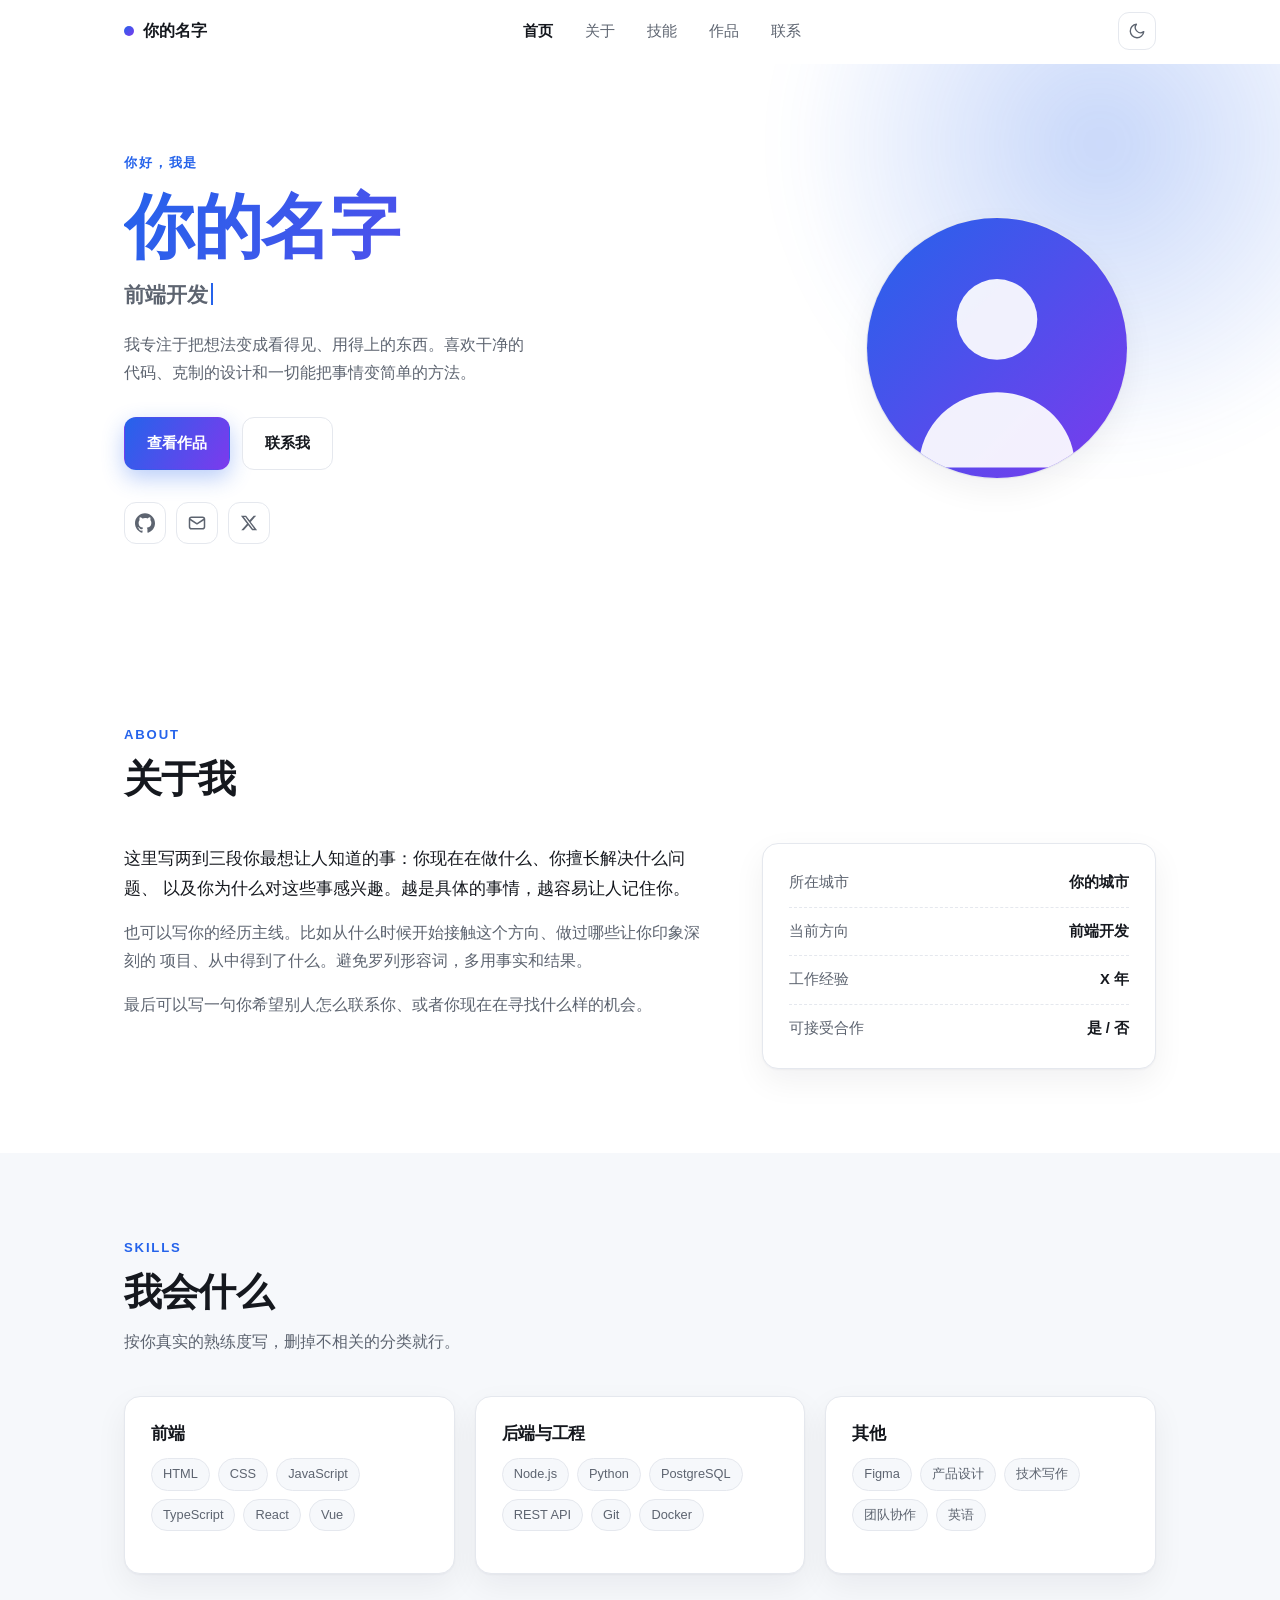
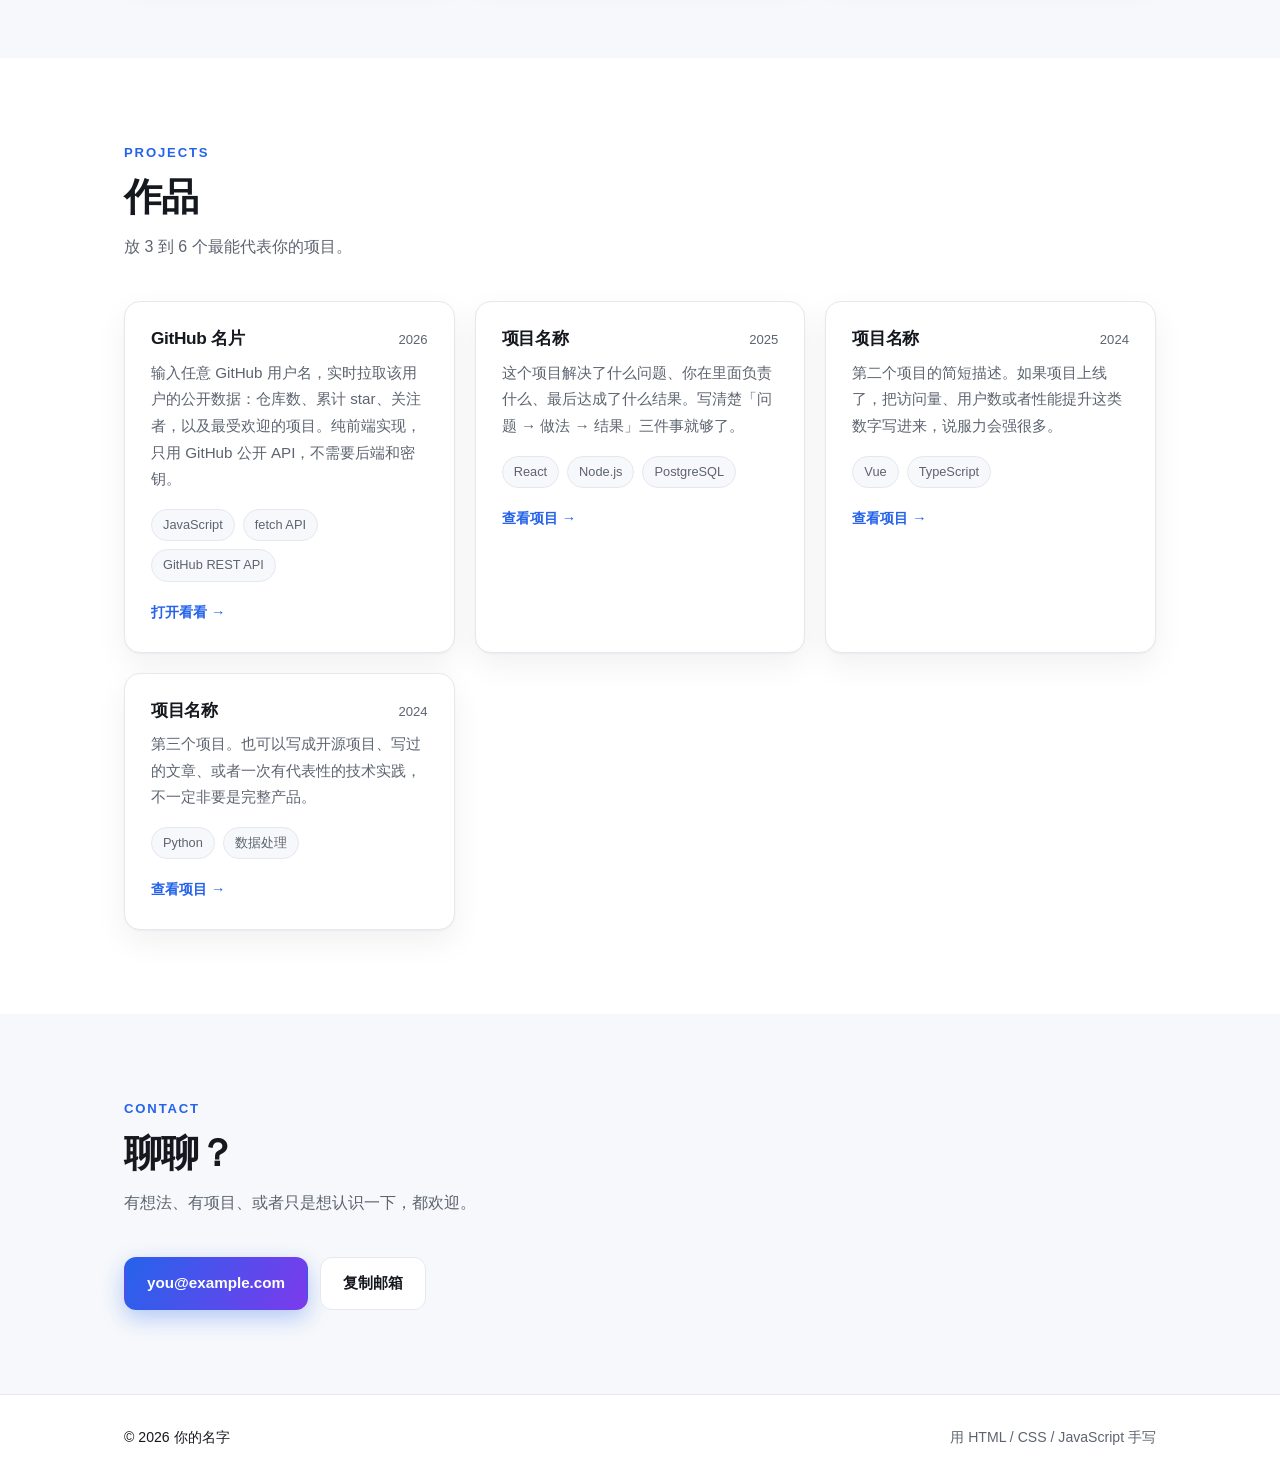
<file: index.html>
<!DOCTYPE html>
<html lang="zh-CN">
<head>
  <meta charset="UTF-8" />
  <meta name="viewport" content="width=device-width, initial-scale=1" />

  <!-- ===== 改这里：浏览器标签页标题 & 搜索引擎描述 ===== -->
  <title>你的名字 | 个人主页</title>
  <meta name="description" content="你的名字的个人主页 —— 一句话介绍你自己。" />

  <link rel="icon" href="data:image/svg+xml,%3Csvg xmlns='http://www.w3.org/2000/svg' viewBox='0 0 100 100'%3E%3Crect width='100' height='100' rx='24' fill='%232563eb'/%3E%3Ctext x='50' y='68' font-size='56' text-anchor='middle' fill='white' font-family='sans-serif'%3EY%3C/text%3E%3C/svg%3E" />

  <link rel="stylesheet" href="styles.css" />

  <!-- 让 CSS 知道 JS 可用；没 JS 时内容直接显示，不会白屏 -->
  <script>document.documentElement.classList.add('js');</script>
</head>

<body>
  <!-- ===================== 顶部导航 ===================== -->
  <header class="site-header" id="site-header">
    <div class="container header-inner">
      <a class="brand" href="#home">
        <span class="brand-dot"></span>
        <span>你的名字</span>
      </a>

      <nav class="nav" id="nav">
        <a href="#home">首页</a>
        <a href="#about">关于</a>
        <a href="#skills">技能</a>
        <a href="#projects">作品</a>
        <a href="#contact">联系</a>
      </nav>

      <div class="header-actions">
        <button class="icon-btn" id="theme-toggle" type="button" aria-label="切换深色 / 浅色主题">
          <svg class="ico-sun" viewBox="0 0 24 24" width="18" height="18" fill="none" stroke="currentColor" stroke-width="1.8" stroke-linecap="round">
            <circle cx="12" cy="12" r="4"></circle>
            <path d="M12 2v2M12 20v2M4.9 4.9l1.4 1.4M17.7 17.7l1.4 1.4M2 12h2M20 12h2M4.9 19.1l1.4-1.4M17.7 6.3l1.4-1.4"></path>
          </svg>
          <svg class="ico-moon" viewBox="0 0 24 24" width="18" height="18" fill="none" stroke="currentColor" stroke-width="1.8" stroke-linecap="round" stroke-linejoin="round">
            <path d="M21 12.8A9 9 0 1 1 11.2 3a7 7 0 0 0 9.8 9.8z"></path>
          </svg>
        </button>

        <button class="icon-btn menu-btn" id="menu-toggle" type="button" aria-label="展开菜单" aria-expanded="false">
          <svg viewBox="0 0 24 24" width="20" height="20" fill="none" stroke="currentColor" stroke-width="1.8" stroke-linecap="round">
            <path d="M4 7h16M4 12h16M4 17h16"></path>
          </svg>
        </button>
      </div>
    </div>
  </header>

  <main>
    <!-- ===================== 首屏 ===================== -->
    <section class="hero" id="home">
      <div class="hero-glow" aria-hidden="true"></div>

      <div class="container hero-inner">
        <div class="hero-text">
          <p class="eyebrow">你好，我是</p>

          <!-- 改成你的名字 -->
          <h1 class="hero-title">你的名字</h1>

          <!-- data-words 用 | 分隔，会轮流打字显示 -->
          <p class="hero-sub">
            <span id="typed" data-words="前端开发|独立开发者|终身学习者">前端开发</span><span class="caret" aria-hidden="true"></span>
          </p>

          <!-- 一句话自我介绍 -->
          <p class="hero-desc">
            我专注于把想法变成看得见、用得上的东西。喜欢干净的代码、克制的设计和一切能把事情变简单的方法。
          </p>

          <div class="hero-actions">
            <a class="btn btn-primary" href="#projects">查看作品</a>
            <a class="btn btn-ghost" href="#contact">联系我</a>
          </div>

          <!-- ===== 社交链接：不需要的直接删掉整行 <li> ===== -->
          <ul class="socials">
            <li>
              <a href="https://github.com/yourname" target="_blank" rel="noopener" aria-label="GitHub" title="GitHub">
                <svg viewBox="0 0 24 24" width="20" height="20" fill="currentColor">
                  <path d="M12 .297c-6.63 0-12 5.373-12 12 0 5.303 3.438 9.8 8.205 11.385.6.113.82-.258.82-.577 0-.285-.01-1.04-.015-2.04-3.338.724-4.042-1.61-4.042-1.61C4.422 18.07 3.633 17.7 3.633 17.7c-1.087-.744.084-.729.084-.729 1.205.084 1.838 1.236 1.838 1.236 1.07 1.835 2.809 1.305 3.495.998.108-.776.417-1.305.76-1.605-2.665-.3-5.466-1.332-5.466-5.93 0-1.31.465-2.38 1.235-3.22-.135-.303-.54-1.523.105-3.176 0 0 1.005-.322 3.3 1.23a11.5 11.5 0 0 1 3-.405c1.02.006 2.04.138 3 .405 2.28-1.552 3.285-1.23 3.285-1.23.645 1.653.24 2.873.12 3.176.765.84 1.23 1.91 1.23 3.22 0 4.61-2.805 5.625-5.475 5.92.42.36.81 1.096.81 2.22 0 1.606-.015 2.896-.015 3.286 0 .315.21.69.825.57C20.565 22.092 24 17.592 24 12.297c0-6.627-5.373-12-12-12"/>
                </svg>
              </a>
            </li>
            <li>
              <a href="mailto:you@example.com" aria-label="邮箱" title="邮箱">
                <svg viewBox="0 0 24 24" width="20" height="20" fill="none" stroke="currentColor" stroke-width="1.8" stroke-linecap="round" stroke-linejoin="round">
                  <rect x="3" y="5" width="18" height="14" rx="2.5"></rect>
                  <path d="M3.5 7.5 12 13l8.5-5.5"></path>
                </svg>
              </a>
            </li>
            <li>
              <a href="https://x.com/yourname" target="_blank" rel="noopener" aria-label="X" title="X">
                <svg viewBox="0 0 24 24" width="18" height="18" fill="currentColor">
                  <path d="M18.244 2.25h3.308l-7.227 8.26 8.502 11.24H16.17l-5.214-6.817L4.99 21.75H1.68l7.73-8.835L1.254 2.25H8.08l4.713 6.231 5.45-6.231zm-1.161 17.52h1.833L7.084 4.126H5.117l11.966 15.644z"/>
                </svg>
              </a>
            </li>
          </ul>
        </div>

        <!-- 想换成真人照片：把 src 改成 avatar.jpg 即可 -->
        <div class="hero-media">
          <img
            class="avatar"
            alt="头像"
            src="data:image/svg+xml,%3Csvg xmlns='http://www.w3.org/2000/svg' viewBox='0 0 200 200'%3E%3Cdefs%3E%3ClinearGradient id='g' x1='0' y1='0' x2='1' y2='1'%3E%3Cstop offset='0' stop-color='%232563eb'/%3E%3Cstop offset='1' stop-color='%237c3aed'/%3E%3C/linearGradient%3E%3C/defs%3E%3Crect width='200' height='200' fill='url(%23g)'/%3E%3Ccircle cx='100' cy='78' r='31' fill='white' fill-opacity='.92'/%3E%3Cpath d='M40 192c0-33 27-58 60-58s60 25 60 58z' fill='white' fill-opacity='.92'/%3E%3C/svg%3E"
          />
        </div>
      </div>
    </section>

    <!-- ===================== 关于我 ===================== -->
    <section class="section" id="about">
      <div class="container">
        <header class="section-head reveal">
          <p class="eyebrow">About</p>
          <h2>关于我</h2>
        </header>

        <div class="about-grid">
          <div class="about-body reveal">
            <p>
              这里写两到三段你最想让人知道的事：你现在在做什么、你擅长解决什么问题、
              以及你为什么对这些事感兴趣。越是具体的事情，越容易让人记住你。
            </p>
            <p>
              也可以写你的经历主线。比如从什么时候开始接触这个方向、做过哪些让你印象深刻的
              项目、从中得到了什么。避免罗列形容词，多用事实和结果。
            </p>
            <p>
              最后可以写一句你希望别人怎么联系你、或者你现在在寻找什么样的机会。
            </p>
          </div>

          <dl class="facts reveal">
            <div><dt>所在城市</dt><dd>你的城市</dd></div>
            <div><dt>当前方向</dt><dd>前端开发</dd></div>
            <div><dt>工作经验</dt><dd>X 年</dd></div>
            <div><dt>可接受合作</dt><dd>是 / 否</dd></div>
          </dl>
        </div>
      </div>
    </section>

    <!-- ===================== 技能 ===================== -->
    <section class="section section-alt" id="skills">
      <div class="container">
        <header class="section-head reveal">
          <p class="eyebrow">Skills</p>
          <h2>我会什么</h2>
          <p class="lead">按你真实的熟练度写，删掉不相关的分类就行。</p>
        </header>

        <div class="cards">
          <article class="card reveal">
            <h3>前端</h3>
            <ul class="chips">
              <li>HTML</li><li>CSS</li><li>JavaScript</li><li>TypeScript</li><li>React</li><li>Vue</li>
            </ul>
          </article>

          <article class="card reveal">
            <h3>后端与工程</h3>
            <ul class="chips">
              <li>Node.js</li><li>Python</li><li>PostgreSQL</li><li>REST API</li><li>Git</li><li>Docker</li>
            </ul>
          </article>

          <article class="card reveal">
            <h3>其他</h3>
            <ul class="chips">
              <li>Figma</li><li>产品设计</li><li>技术写作</li><li>团队协作</li><li>英语</li>
            </ul>
          </article>
        </div>
      </div>
    </section>

    <!-- ===================== 作品 ===================== -->
    <section class="section" id="projects">
      <div class="container">
        <header class="section-head reveal">
          <p class="eyebrow">Projects</p>
          <h2>作品</h2>
          <p class="lead">放 3 到 6 个最能代表你的项目。</p>
        </header>

        <div class="cards">
          <!-- 这是真做出来的项目，不是占位内容 -->
          <article class="card project reveal">
            <div class="project-top">
              <h3>GitHub 名片</h3>
              <span class="year">2026</span>
            </div>
            <p>输入任意 GitHub 用户名，实时拉取该用户的公开数据：仓库数、累计 star、关注者，以及最受欢迎的项目。纯前端实现，只用 GitHub 公开 API，不需要后端和密钥。</p>
            <ul class="chips">
              <li>JavaScript</li><li>fetch API</li><li>GitHub REST API</li>
            </ul>
            <a class="card-link" href="github-card/">打开看看 →</a>
          </article>

          <article class="card project reveal">
            <div class="project-top">
              <h3>项目名称</h3>
              <span class="year">2025</span>
            </div>
            <p>这个项目解决了什么问题、你在里面负责什么、最后达成了什么结果。写清楚「问题 → 做法 → 结果」三件事就够了。</p>
            <ul class="chips">
              <li>React</li><li>Node.js</li><li>PostgreSQL</li>
            </ul>
            <a class="card-link" href="#" target="_blank" rel="noopener">查看项目 →</a>
          </article>

          <article class="card project reveal">
            <div class="project-top">
              <h3>项目名称</h3>
              <span class="year">2024</span>
            </div>
            <p>第二个项目的简短描述。如果项目上线了，把访问量、用户数或者性能提升这类数字写进来，说服力会强很多。</p>
            <ul class="chips">
              <li>Vue</li><li>TypeScript</li>
            </ul>
            <a class="card-link" href="#" target="_blank" rel="noopener">查看项目 →</a>
          </article>

          <article class="card project reveal">
            <div class="project-top">
              <h3>项目名称</h3>
              <span class="year">2024</span>
            </div>
            <p>第三个项目。也可以写成开源项目、写过的文章、或者一次有代表性的技术实践，不一定非要是完整产品。</p>
            <ul class="chips">
              <li>Python</li><li>数据处理</li>
            </ul>
            <a class="card-link" href="#" target="_blank" rel="noopener">查看项目 →</a>
          </article>
        </div>
      </div>
    </section>

    <!-- ===================== 联系 ===================== -->
    <section class="section section-alt" id="contact">
      <div class="container">
        <header class="section-head reveal">
          <p class="eyebrow">Contact</p>
          <h2>聊聊？</h2>
          <p class="lead">有想法、有项目、或者只是想认识一下，都欢迎。</p>
        </header>

        <div class="contact-actions reveal">
          <a class="btn btn-primary" href="mailto:you@example.com">you@example.com</a>
          <button class="btn btn-ghost" id="copy-email" type="button" data-email="you@example.com">复制邮箱</button>
        </div>
      </div>
    </section>
  </main>

  <!-- ===================== 页脚 ===================== -->
  <footer class="site-footer">
    <div class="container footer-inner">
      <p>© <span id="year"></span> 你的名字</p>
      <p class="muted">用 HTML / CSS / JavaScript 手写</p>
    </div>
  </footer>

  <script src="script.js"></script>
</body>
</html>
</file>
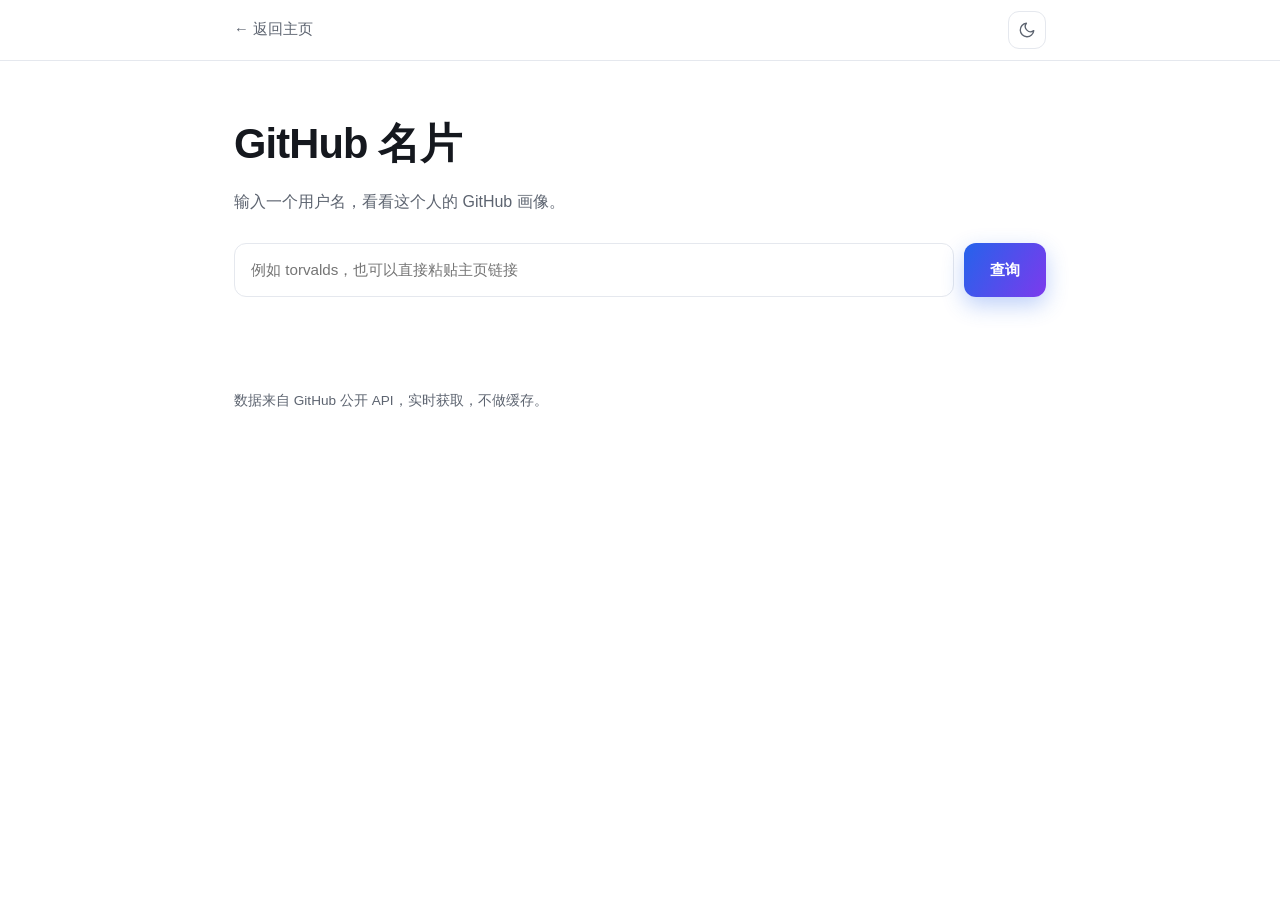
<file: github-card/index.html>
<!DOCTYPE html>
<html lang="zh-CN">
<head>
  <meta charset="UTF-8" />
  <meta name="viewport" content="width=device-width, initial-scale=1" />
  <title>GitHub 名片</title>
  <meta name="description" content="输入 GitHub 用户名，查看这个人的 GitHub 画像。" />
  <link rel="icon" href="data:image/svg+xml,%3Csvg xmlns='http://www.w3.org/2000/svg' viewBox='0 0 100 100'%3E%3Crect width='100' height='100' rx='24' fill='%232563eb'/%3E%3Ctext x='50' y='70' font-size='58' text-anchor='middle' fill='white' font-family='sans-serif'%3EG%3C/text%3E%3C/svg%3E" />
  <link rel="stylesheet" href="style.css" />
  <script>document.documentElement.classList.add('js');</script>
</head>

<body>
  <header class="topbar">
    <div class="wrap topbar-inner">
      <a class="back" href="../">← 返回主页</a>
      <button class="icon-btn" id="theme-toggle" type="button" aria-label="切换深色 / 浅色主题">
        <svg class="ico-sun" viewBox="0 0 24 24" width="18" height="18" fill="none" stroke="currentColor" stroke-width="1.8" stroke-linecap="round">
          <circle cx="12" cy="12" r="4"></circle>
          <path d="M12 2v2M12 20v2M4.9 4.9l1.4 1.4M17.7 17.7l1.4 1.4M2 12h2M20 12h2M4.9 19.1l1.4-1.4M17.7 6.3l1.4-1.4"></path>
        </svg>
        <svg class="ico-moon" viewBox="0 0 24 24" width="18" height="18" fill="none" stroke="currentColor" stroke-width="1.8" stroke-linecap="round" stroke-linejoin="round">
          <path d="M21 12.8A9 9 0 1 1 11.2 3a7 7 0 0 0 9.8 9.8z"></path>
        </svg>
      </button>
    </div>
  </header>

  <main class="wrap">
    <h1 class="title">GitHub 名片</h1>
    <p class="subtitle">输入一个用户名，看看这个人的 GitHub 画像。</p>

    <!-- 表单：回车或点按钮都能提交 -->
    <form class="search" id="search-form" autocomplete="off">
      <input
        id="username"
        type="text"
        placeholder="例如 torvalds，也可以直接粘贴主页链接"
        aria-label="GitHub 用户名"
      />
      <button type="submit" class="btn">查询</button>
    </form>

    <!-- 加载中 / 报错信息都显示在这里 -->
    <div id="status" class="status" role="status" aria-live="polite"></div>

    <!-- 结果卡片：查到数据前是隐藏的 -->
    <section id="card" class="card" hidden>
      <div class="profile">
        <img id="avatar" class="avatar" alt="" />

        <div class="profile-main">
          <h2 id="name" class="name"></h2>
          <a id="login" class="login" target="_blank" rel="noopener"></a>
          <p id="bio" class="bio"></p>
          <ul id="meta" class="meta"></ul>
        </div>
      </div>

      <dl class="stats">
        <div><dt>公开仓库</dt><dd id="stat-repos">-</dd></div>
        <div><dt>获得 star</dt><dd id="stat-stars">-</dd></div>
        <div><dt>关注者</dt><dd id="stat-followers">-</dd></div>
        <div><dt>关注中</dt><dd id="stat-following">-</dd></div>
      </dl>

      <p id="stars-note" class="note" hidden></p>

      <h3 class="section-title">最受欢迎的项目</h3>
      <div id="repos" class="repos"></div>
    </section>
  </main>

  <footer class="wrap footer">
    <p class="muted">数据来自 GitHub 公开 API，实时获取，不做缓存。</p>
  </footer>

  <script src="app.js"></script>
</body>
</html>
</file>
<file: styles.css>
/* ============================================================
   主题变量 —— 想换配色，改这里的颜色值就行
   ============================================================ */
:root {
  --bg:        #ffffff;
  --bg-alt:    #f6f8fb;
  --surface:   #ffffff;
  --text:      #15181e;
  --muted:     #5d6470;
  --border:    #e5e8ee;
  --accent:    #2563eb;
  --accent-2:  #7c3aed;
  --shadow:    0 1px 2px rgba(16, 24, 40, .04), 0 12px 32px rgba(16, 24, 40, .06);
  --radius:    16px;
  --header-h:  64px;
}

html[data-theme="dark"] {
  --bg:        #0c1016;
  --bg-alt:    #111721;
  --surface:   #151c27;
  --text:      #e7edf5;
  --muted:     #98a2b3;
  --border:    #232c3a;
  --accent:    #6ea8fe;
  --accent-2:  #b18cff;
  --shadow:    0 1px 2px rgba(0, 0, 0, .3), 0 14px 36px rgba(0, 0, 0, .35);
}

/* ============================================================
   基础
   ============================================================ */
*, *::before, *::after { box-sizing: border-box; }

html {
  scroll-behavior: smooth;
  -webkit-text-size-adjust: 100%;
}

body {
  margin: 0;
  background: var(--bg);
  color: var(--text);
  font-family: -apple-system, BlinkMacSystemFont, "Segoe UI", "PingFang SC",
               "Hiragino Sans GB", "Microsoft YaHei", "Noto Sans SC", sans-serif;
  font-size: 16px;
  line-height: 1.75;
  -webkit-font-smoothing: antialiased;
  transition: background .3s ease, color .3s ease;
}

img { max-width: 100%; display: block; }
a { color: inherit; text-decoration: none; }

h1, h2, h3 { line-height: 1.25; margin: 0; letter-spacing: -.02em; }

.container {
  width: 100%;
  max-width: 1080px;
  margin: 0 auto;
  padding: 0 24px;
}

.muted { color: var(--muted); }

.eyebrow {
  margin: 0 0 8px;
  font-size: .82rem;
  font-weight: 600;
  letter-spacing: .14em;
  text-transform: uppercase;
  color: var(--accent);
}

/* ============================================================
   顶部导航
   ============================================================ */
.site-header {
  position: sticky;
  top: 0;
  z-index: 50;
  height: var(--header-h);
  display: flex;
  align-items: center;
  backdrop-filter: saturate(180%) blur(12px);
  background: color-mix(in srgb, var(--bg) 78%, transparent);
  border-bottom: 1px solid transparent;
  transition: border-color .3s ease, background .3s ease;
}

.site-header.scrolled { border-bottom-color: var(--border); }

.header-inner {
  display: flex;
  align-items: center;
  justify-content: space-between;
  gap: 16px;
}

.brand {
  display: inline-flex;
  align-items: center;
  gap: 9px;
  font-weight: 700;
  letter-spacing: -.01em;
}

.brand-dot {
  width: 10px;
  height: 10px;
  border-radius: 50%;
  background: linear-gradient(135deg, var(--accent), var(--accent-2));
}

.nav {
  display: flex;
  gap: 4px;
}

.nav a {
  position: relative;
  padding: 8px 14px;
  border-radius: 10px;
  font-size: .94rem;
  color: var(--muted);
  transition: color .2s ease, background .2s ease;
}

.nav a:hover { color: var(--text); background: var(--bg-alt); }
.nav a.active { color: var(--text); font-weight: 600; }

.header-actions { display: flex; gap: 8px; }

.icon-btn {
  display: inline-flex;
  align-items: center;
  justify-content: center;
  width: 38px;
  height: 38px;
  padding: 0;
  border: 1px solid var(--border);
  border-radius: 11px;
  background: var(--surface);
  color: var(--muted);
  cursor: pointer;
  transition: color .2s ease, border-color .2s ease, transform .2s ease;
}

.icon-btn:hover { color: var(--text); border-color: color-mix(in srgb, var(--accent) 45%, var(--border)); }
.icon-btn:active { transform: scale(.94); }

/* 主题按钮：浅色显示月亮（点了变深色），深色显示太阳 */
.ico-sun { display: none; }
html[data-theme="dark"] .ico-sun { display: block; }
html[data-theme="dark"] .ico-moon { display: none; }

.menu-btn { display: none; }

/* ============================================================
   首屏
   ============================================================ */
.hero {
  position: relative;
  overflow: hidden;
  padding: 88px 0 96px;
  scroll-margin-top: var(--header-h);
}

.hero-glow {
  position: absolute;
  top: -280px;
  right: -180px;
  width: 720px;
  height: 720px;
  border-radius: 50%;
  background: radial-gradient(circle at center,
              color-mix(in srgb, var(--accent) 26%, transparent) 0%,
              transparent 62%);
  filter: blur(24px);
  pointer-events: none;
}

.hero-inner {
  position: relative;
  display: grid;
  grid-template-columns: 1.35fr .65fr;
  align-items: center;
  gap: 56px;
}

.hero-title {
  margin: 0 0 6px;
  font-size: clamp(2.6rem, 6.2vw, 4.4rem);
  font-weight: 800;
  background: linear-gradient(120deg, var(--accent), var(--accent-2));
  -webkit-background-clip: text;
  background-clip: text;
  color: transparent;
}

.hero-sub {
  margin: 0 0 18px;
  font-size: clamp(1.05rem, 2vw, 1.3rem);
  font-weight: 600;
  color: var(--muted);
  min-height: 1.6em;
}

.caret {
  display: inline-block;
  width: 2px;
  height: 1.05em;
  margin-left: 3px;
  vertical-align: -.14em;
  background: var(--accent);
  animation: blink 1s steps(2, start) infinite;
}

@keyframes blink { to { opacity: 0; } }

.hero-desc {
  max-width: 46ch;
  margin: 0 0 30px;
  color: var(--muted);
}

.hero-actions { display: flex; flex-wrap: wrap; gap: 12px; margin-bottom: 32px; }

/* 按钮 */
.btn {
  display: inline-flex;
  align-items: center;
  justify-content: center;
  gap: 8px;
  padding: 12px 22px;
  border: 1px solid transparent;
  border-radius: 12px;
  font: inherit;
  font-size: .95rem;
  font-weight: 600;
  cursor: pointer;
  transition: transform .18s ease, box-shadow .22s ease, background .22s ease, border-color .22s ease;
}

.btn-primary {
  background: linear-gradient(120deg, var(--accent), var(--accent-2));
  color: #fff;
  box-shadow: 0 8px 22px color-mix(in srgb, var(--accent) 32%, transparent);
}

.btn-primary:hover { transform: translateY(-2px); box-shadow: 0 12px 28px color-mix(in srgb, var(--accent) 40%, transparent); }

.btn-ghost {
  background: var(--surface);
  border-color: var(--border);
  color: var(--text);
}

.btn-ghost:hover { transform: translateY(-2px); border-color: color-mix(in srgb, var(--accent) 45%, var(--border)); }

/* 社交图标 */
.socials {
  display: flex;
  gap: 10px;
  padding: 0;
  margin: 0;
  list-style: none;
}

.socials a {
  display: inline-flex;
  align-items: center;
  justify-content: center;
  width: 42px;
  height: 42px;
  border: 1px solid var(--border);
  border-radius: 12px;
  color: var(--muted);
  background: var(--surface);
  transition: color .2s ease, transform .2s ease, border-color .2s ease, box-shadow .2s ease;
}

.socials a:hover {
  color: var(--accent);
  transform: translateY(-3px);
  border-color: color-mix(in srgb, var(--accent) 45%, var(--border));
  box-shadow: var(--shadow);
}

/* 头像 */
.hero-media { display: flex; justify-content: center; }

.avatar {
  width: min(260px, 62vw);
  aspect-ratio: 1;
  object-fit: cover;
  border-radius: 50%;
  box-shadow: 0 0 0 1px var(--border), var(--shadow);
}

/* ============================================================
   通用区块
   ============================================================ */
.section {
  padding: 84px 0;
  scroll-margin-top: var(--header-h);
}

.section-alt { background: var(--bg-alt); }

.section-head { margin-bottom: 40px; }
.section-head h2 { font-size: clamp(1.7rem, 3.6vw, 2.4rem); font-weight: 800; }
.section-head .lead { margin: 12px 0 0; color: var(--muted); max-width: 56ch; }

/* 关于我 */
.about-grid {
  display: grid;
  grid-template-columns: 1.5fr 1fr;
  gap: 48px;
  align-items: start;
}

.about-body p { margin: 0 0 16px; color: var(--muted); }
.about-body p:first-child { color: var(--text); font-size: 1.08rem; }

.facts {
  margin: 0;
  padding: 26px;
  border: 1px solid var(--border);
  border-radius: var(--radius);
  background: var(--surface);
  box-shadow: var(--shadow);
}

.facts > div {
  display: flex;
  justify-content: space-between;
  gap: 16px;
  padding: 11px 0;
  border-bottom: 1px dashed var(--border);
}

.facts > div:last-child { border-bottom: 0; padding-bottom: 0; }
.facts > div:first-child { padding-top: 0; }

.facts dt { color: var(--muted); font-size: .92rem; }
.facts dd { margin: 0; font-weight: 600; font-size: .92rem; }

/* 卡片网格 */
.cards {
  display: grid;
  grid-template-columns: repeat(auto-fit, minmax(260px, 1fr));
  gap: 20px;
}

.card {
  padding: 26px;
  border: 1px solid var(--border);
  border-radius: var(--radius);
  background: var(--surface);
  box-shadow: var(--shadow);
  transition: transform .25s ease, border-color .25s ease;
}

.card:hover { transform: translateY(-4px); border-color: color-mix(in srgb, var(--accent) 38%, var(--border)); }
.card h3 { font-size: 1.08rem; margin-bottom: 14px; }
.card p { margin: 0 0 16px; color: var(--muted); font-size: .95rem; }

.project-top {
  display: flex;
  align-items: baseline;
  justify-content: space-between;
  gap: 12px;
}

.project-top h3 { margin-bottom: 10px; }
.year { color: var(--muted); font-size: .82rem; font-variant-numeric: tabular-nums; }

.chips {
  display: flex;
  flex-wrap: wrap;
  gap: 8px;
  padding: 0;
  margin: 0 0 16px;
  list-style: none;
}

.chips li {
  padding: 4px 11px;
  border: 1px solid var(--border);
  border-radius: 999px;
  background: var(--bg-alt);
  font-size: .8rem;
  color: var(--muted);
}

.card-link {
  font-size: .9rem;
  font-weight: 600;
  color: var(--accent);
}

.card-link:hover { text-decoration: underline; }

/* 联系 */
.contact-actions { display: flex; flex-wrap: wrap; gap: 12px; }

/* ============================================================
   页脚
   ============================================================ */
.site-footer {
  border-top: 1px solid var(--border);
  padding: 30px 0;
}

.footer-inner {
  display: flex;
  align-items: center;
  justify-content: space-between;
  gap: 12px;
  flex-wrap: wrap;
  font-size: .88rem;
}

.footer-inner p { margin: 0; }

/* ============================================================
   滚动出现动画
   注意：只有 JS 可用时（html.js）才隐藏元素。
   否则脚本没跑起来，下半页会一直看不见。
   ============================================================ */
html.js .reveal {
  opacity: 0;
  transform: translateY(22px);
  transition: opacity .7s cubic-bezier(.22,.61,.36,1), transform .7s cubic-bezier(.22,.61,.36,1);
}

html.js .reveal.in { opacity: 1; transform: none; }

/* ============================================================
   响应式
   ============================================================ */
@media (max-width: 860px) {
  .hero { padding: 56px 0 72px; }

  .hero-inner {
    grid-template-columns: 1fr;
    gap: 36px;
    text-align: center;
  }

  .hero-media { order: -1; }
  .hero-desc { margin-inline: auto; }
  .hero-actions, .socials { justify-content: center; }

  .about-grid { grid-template-columns: 1fr; gap: 28px; }

  .menu-btn { display: inline-flex; }

  .nav {
    position: absolute;
    top: calc(var(--header-h) + 8px);
    right: 24px;
    left: 24px;
    flex-direction: column;
    gap: 2px;
    padding: 10px;
    border: 1px solid var(--border);
    border-radius: var(--radius);
    background: var(--surface);
    box-shadow: var(--shadow);
    opacity: 0;
    transform: translateY(-8px);
    pointer-events: none;
    transition: opacity .2s ease, transform .2s ease;
  }

  .nav.open { opacity: 1; transform: none; pointer-events: auto; }
  .nav a { padding: 11px 14px; border-radius: 10px; }
}

@media (max-width: 520px) {
  .section { padding: 62px 0; }
  .container { padding: 0 18px; }
  .card { padding: 22px; }
}

/* 尊重系统「减少动态效果」设置 */
@media (prefers-reduced-motion: reduce) {
  html { scroll-behavior: auto; }
  *, *::before, *::after {
    animation-duration: .001ms !important;
    transition-duration: .001ms !important;
  }
  html.js .reveal { opacity: 1; transform: none; }
}
</file>
<file: github-card/style.css>
/* ============================================================
   配色变量 —— 和主页保持同一套，改这里就能换主题
   ============================================================ */
:root {
  --bg:       #ffffff;
  --bg-alt:   #f6f8fb;
  --surface:  #ffffff;
  --text:     #15181e;
  --muted:    #5d6470;
  --border:   #e5e8ee;
  --accent:   #2563eb;
  --accent-2: #7c3aed;
  --danger:   #d93025;
  --shadow:   0 1px 2px rgba(16,24,40,.04), 0 12px 32px rgba(16,24,40,.06);
  --radius:   16px;
}

html[data-theme="dark"] {
  --bg:       #0c1016;
  --bg-alt:   #111721;
  --surface:  #151c27;
  --text:     #e7edf5;
  --muted:    #98a2b3;
  --border:   #232c3a;
  --accent:   #6ea8fe;
  --accent-2: #b18cff;
  --danger:   #ff6b5e;
  --shadow:   0 1px 2px rgba(0,0,0,.3), 0 14px 36px rgba(0,0,0,.35);
}

*, *::before, *::after { box-sizing: border-box; }

body {
  margin: 0;
  background: var(--bg);
  color: var(--text);
  font-family: -apple-system, BlinkMacSystemFont, "Segoe UI", "PingFang SC",
               "Hiragino Sans GB", "Microsoft YaHei", "Noto Sans SC", sans-serif;
  line-height: 1.7;
  -webkit-font-smoothing: antialiased;
  transition: background .3s ease, color .3s ease;
}

a { color: inherit; text-decoration: none; }
img { display: block; max-width: 100%; }

.wrap { width: 100%; max-width: 860px; margin: 0 auto; padding: 0 24px; }
.muted { color: var(--muted); }

/* ---------- 顶栏 ---------- */
.topbar { border-bottom: 1px solid var(--border); }
.topbar-inner {
  display: flex; align-items: center; justify-content: space-between;
  height: 60px;
}

.back { color: var(--muted); font-size: .92rem; }
.back:hover { color: var(--accent); }

.icon-btn {
  display: inline-flex; align-items: center; justify-content: center;
  width: 38px; height: 38px; padding: 0;
  border: 1px solid var(--border); border-radius: 11px;
  background: var(--surface); color: var(--muted); cursor: pointer;
  transition: color .2s, border-color .2s, transform .15s;
}
.icon-btn:hover { color: var(--text); border-color: var(--accent); }
.icon-btn:active { transform: scale(.94); }

/* 浅色显示月亮，深色显示太阳 */
.ico-sun { display: none; }
html[data-theme="dark"] .ico-sun { display: block; }
html[data-theme="dark"] .ico-moon { display: none; }

/* ---------- 标题 ---------- */
.title {
  margin: 48px 0 8px;
  font-size: clamp(1.9rem, 4.5vw, 2.6rem);
  font-weight: 800;
  letter-spacing: -.02em;
}

.subtitle { margin: 0 0 28px; color: var(--muted); }

/* ---------- 搜索框 ---------- */
.search { display: flex; gap: 10px; margin-bottom: 26px; }

.search input {
  flex: 1;
  min-width: 0;
  padding: 13px 16px;
  border: 1px solid var(--border);
  border-radius: 12px;
  background: var(--surface);
  color: var(--text);
  font: inherit;
  font-size: .95rem;
  transition: border-color .2s, box-shadow .2s;
}

.search input:focus {
  outline: none;
  border-color: var(--accent);
  box-shadow: 0 0 0 3px color-mix(in srgb, var(--accent) 18%, transparent);
}

.btn {
  padding: 13px 26px;
  border: 0;
  border-radius: 12px;
  background: linear-gradient(120deg, var(--accent), var(--accent-2));
  color: #fff;
  font: inherit;
  font-size: .95rem;
  font-weight: 600;
  cursor: pointer;
  white-space: nowrap;
  transition: transform .18s, box-shadow .22s, opacity .2s;
  box-shadow: 0 8px 22px color-mix(in srgb, var(--accent) 30%, transparent);
}

.btn:hover { transform: translateY(-2px); }
.btn:disabled { opacity: .55; cursor: not-allowed; transform: none; }

/* ---------- 状态提示 ---------- */
.status { min-height: 26px; font-size: .93rem; }
.status.error { color: var(--danger); }
.status.loading { color: var(--muted); }

/* 旋转小圈，纯 CSS 画出来的 */
.spinner {
  display: inline-block;
  width: 14px; height: 14px;
  margin-right: 8px;
  vertical-align: -2px;
  border: 2px solid var(--border);
  border-top-color: var(--accent);
  border-radius: 50%;
  animation: spin .7s linear infinite;
}
@keyframes spin { to { transform: rotate(360deg); } }

/* ---------- 结果卡片 ---------- */
.card {
  margin-top: 12px;
  padding: 30px;
  border: 1px solid var(--border);
  border-radius: var(--radius);
  background: var(--surface);
  box-shadow: var(--shadow);
  animation: rise .45s cubic-bezier(.22,.61,.36,1);
}

@keyframes rise {
  from { opacity: 0; transform: translateY(14px); }
  to   { opacity: 1; transform: none; }
}

.profile { display: flex; gap: 22px; align-items: flex-start; }

.avatar {
  width: 104px; height: 104px;
  flex: 0 0 auto;
  border-radius: 50%;
  object-fit: cover;
  border: 1px solid var(--border);
}

.profile-main { min-width: 0; }

.name { margin: 0; font-size: 1.45rem; font-weight: 700; letter-spacing: -.01em; }

.login {
  display: inline-block;
  margin-bottom: 8px;
  color: var(--accent);
  font-size: .95rem;
}
.login:hover { text-decoration: underline; }

.bio { margin: 6px 0 10px; color: var(--muted); font-size: .95rem; }

.meta {
  display: flex; flex-wrap: wrap; gap: 6px 18px;
  margin: 0; padding: 0; list-style: none;
  font-size: .86rem; color: var(--muted);
}

.meta a { color: var(--accent); }
.meta a:hover { text-decoration: underline; }

/* ---------- 四个数字 ---------- */
.stats {
  display: grid;
  grid-template-columns: repeat(4, 1fr);
  gap: 1px;
  margin: 26px 0 0;
  background: var(--border);
  border: 1px solid var(--border);
  border-radius: 14px;
  overflow: hidden;
}

.stats > div { background: var(--bg-alt); padding: 16px 12px; text-align: center; }
.stats dt { font-size: .8rem; color: var(--muted); }
.stats dd {
  margin: 2px 0 0;
  font-size: 1.3rem;
  font-weight: 700;
  font-variant-numeric: tabular-nums;
}

.note { margin: 10px 0 0; font-size: .8rem; color: var(--muted); }

/* ---------- 项目列表 ---------- */
.section-title {
  margin: 32px 0 14px;
  font-size: 1.05rem;
  font-weight: 700;
  letter-spacing: -.01em;
}

.repos {
  display: grid;
  grid-template-columns: repeat(auto-fill, minmax(240px, 1fr));
  gap: 12px;
}

.repo {
  display: block;
  padding: 16px;
  border: 1px solid var(--border);
  border-radius: 12px;
  background: var(--bg-alt);
  transition: transform .2s, border-color .2s;
}

.repo:hover { transform: translateY(-3px); border-color: var(--accent); }

.repo-name {
  margin: 0 0 6px;
  font-size: .95rem;
  font-weight: 600;
  color: var(--accent);
  overflow-wrap: anywhere;
}

.repo-desc {
  margin: 0 0 12px;
  font-size: .85rem;
  color: var(--muted);
  display: -webkit-box;
  -webkit-line-clamp: 2;
  -webkit-box-orient: vertical;
  overflow: hidden;
}

.repo-foot {
  display: flex; align-items: center; gap: 14px;
  font-size: .8rem; color: var(--muted);
}

/* 语言前面的小圆点，颜色由 JS 按语言设置 */
.lang-dot {
  display: inline-block;
  width: 9px; height: 9px;
  margin-right: 5px;
  border-radius: 50%;
  vertical-align: -1px;
  background: var(--muted);
}

/* ---------- 页脚 ---------- */
.footer { padding-top: 40px; padding-bottom: 40px; font-size: .85rem; }
.footer p { margin: 0; }

/* ---------- 手机端 ---------- */
@media (max-width: 640px) {
  .wrap { padding: 0 18px; }

  .profile { flex-direction: column; align-items: center; text-align: center; }
  .meta { justify-content: center; }

  .stats { grid-template-columns: repeat(2, 1fr); }
  .card { padding: 22px; }

  .search { flex-direction: column; }
  .btn { width: 100%; }
}

@media (prefers-reduced-motion: reduce) {
  *, *::before, *::after {
    animation-duration: .001ms !important;
    transition-duration: .001ms !important;
  }
}
</file>
